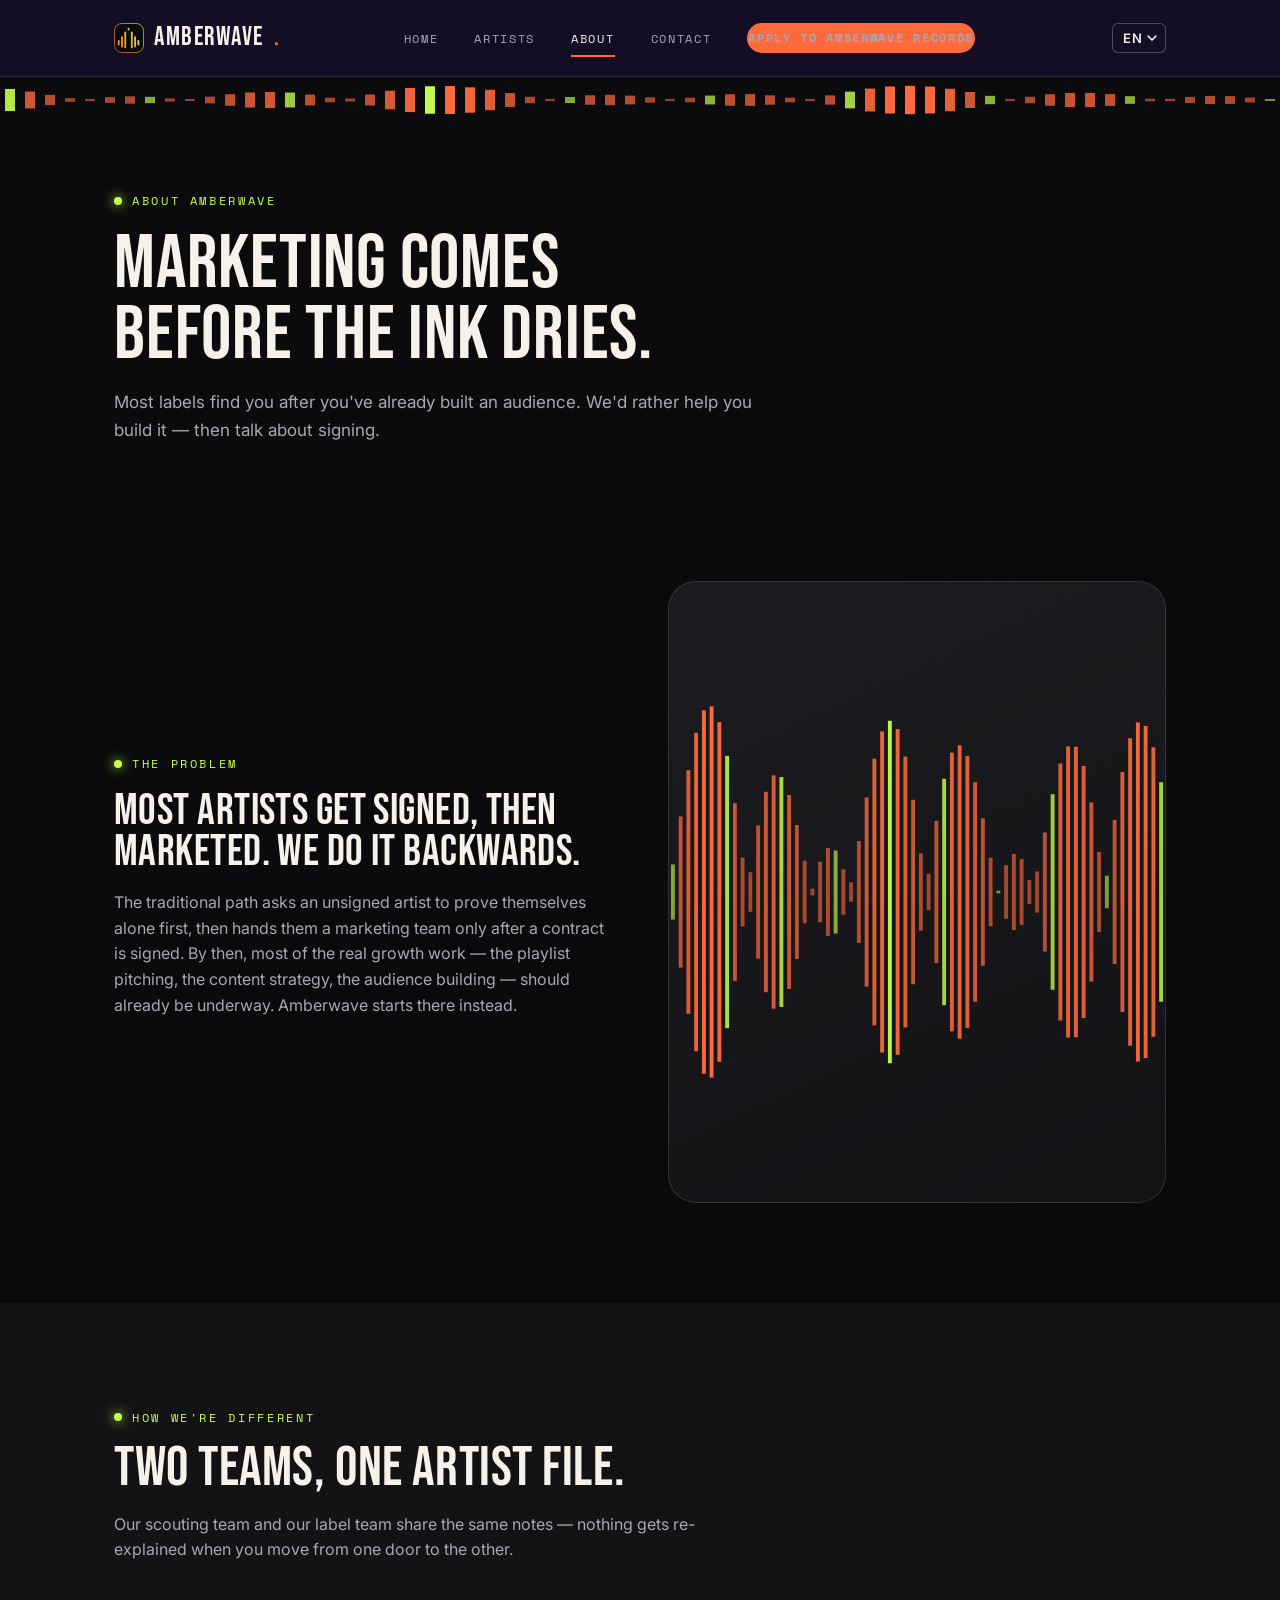
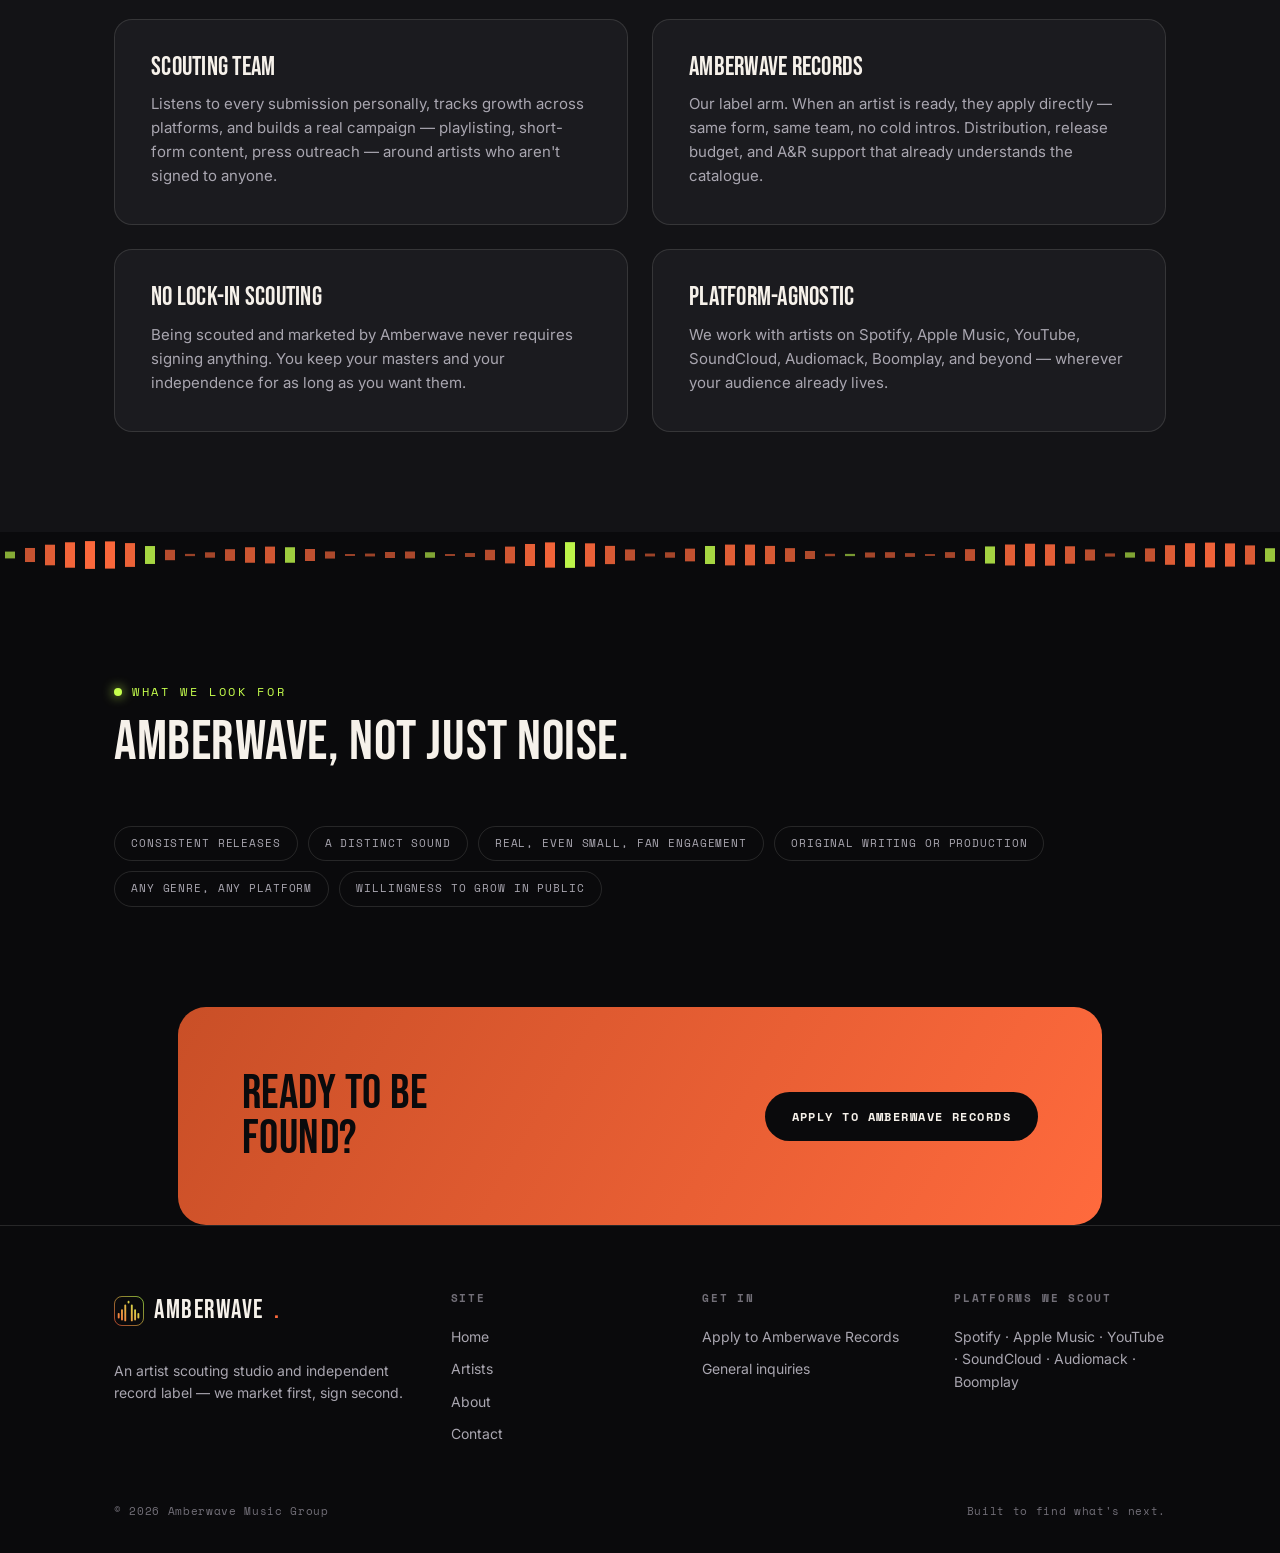
<file: about.html>
<!doctype html>
<html lang="en">
<head>
<meta charset="UTF-8" />
<meta name="viewport" content="width=device-width, initial-scale=1, viewport-fit=cover" />
<title>About — Amberwave</title>
<meta name="description" content="Amberwave is an artist scouting studio and independent record label that markets artists before they sign." />
<link rel="preconnect" href="https://fonts.googleapis.com" />
<link href="https://fonts.googleapis.com/css2?family=Bebas+Neue&family=Inter:wght@400;500;600;700&family=Space+Mono:wght@400;700&display=swap" rel="stylesheet" />
<link rel="stylesheet" href="css/style.css" />
</head>
<body>
<div class="grain"></div>

<nav class="site-nav">
  <div class="wrap">
    <a href="index.html" class="logo"><img src="images/logo-mark.svg" alt="" />AMBERWAVE<span>.</span></a>
    <ul class="nav-links">
      <li><a href="index.html" data-i18n="nav.home">Home</a></li>
      <li><a href="artists.html" data-i18n="nav.artists">Artists</a></li>
      <li><a href="about.html" class="active" data-i18n="nav.about">About</a></li>
      <li><a href="contact.html" data-i18n="nav.contact">Contact</a></li>
      <li><a href="apply.html" class="btn btn-primary" data-i18n="nav.apply">Apply to Amberwave Records</a></li>
    </ul>
    <button class="nav-toggle" aria-label="Menu"><span></span><span></span><span></span></button>
  </div>
</nav>

<canvas class="signal-line"></canvas>

<header class="page-hero">
  <div class="wrap" data-reveal>
    <span class="eyebrow" data-i18n="about.eyebrow">About Amberwave</span>
    <h1 data-i18n-html="about.h1_html">Marketing comes<br />before the ink dries.</h1>
    <p data-i18n="about.p">Most labels find you after you've already built an audience. We'd rather help you build it — then talk about signing.</p>
  </div>
</header>

<section class="section">
  <div class="wrap split">
    <div data-reveal>
      <span class="eyebrow" data-i18n="about.problemEyebrow">The problem</span>
      <h2 style="font-size:clamp(30px,4vw,44px);margin-top:14px;" data-i18n="about.problemH2">Most artists get signed, then marketed. We do it backwards.</h2>
      <p style="color:var(--mute);margin-top:18px;" data-i18n="about.problemP">The traditional path asks an unsigned artist to prove themselves alone first, then hands them a marketing team only after a contract is signed. By then, most of the real growth work — the playlist pitching, the content strategy, the audience building — should already be underway. Amberwave starts there instead.</p>
    </div>
    <div class="figure" data-reveal data-reveal-delay="1">
      <canvas class="signal-line" style="height:100%;"></canvas>
    </div>
  </div>
</section>

<section class="section alt">
  <div class="wrap">
    <div class="section-head" data-reveal>
      <span class="eyebrow" data-i18n="about.diffEyebrow">How we're different</span>
      <h2 data-i18n="about.diffH2">Two teams, one artist file.</h2>
      <p data-i18n="about.diffP">Our scouting team and our label team share the same notes — nothing gets re-explained when you move from one door to the other.</p>
    </div>
    <div class="card-grid">
      <div class="card" data-reveal>
        <h3 data-i18n="about.scoutTitle">Scouting team</h3>
        <p data-i18n="about.scoutDesc">Listens to every submission personally, tracks growth across platforms, and builds a real campaign — playlisting, short-form content, press outreach — around artists who aren't signed to anyone.</p>
      </div>
      <div class="card" data-reveal data-reveal-delay="1">
        <h3 data-i18n="about.recordsTitle">Amberwave Records</h3>
        <p data-i18n="about.recordsDesc">Our label arm. When an artist is ready, they apply directly — same form, same team, no cold intros. Distribution, release budget, and A&amp;R support that already understands the catalogue.</p>
      </div>
      <div class="card" data-reveal>
        <h3 data-i18n="about.lockTitle">No lock-in scouting</h3>
        <p data-i18n="about.lockDesc">Being scouted and marketed by Amberwave never requires signing anything. You keep your masters and your independence for as long as you want them.</p>
      </div>
      <div class="card" data-reveal data-reveal-delay="1">
        <h3 data-i18n="about.platformTitle">Platform-agnostic</h3>
        <p data-i18n="about.platformDesc">We work with artists on Spotify, Apple Music, YouTube, SoundCloud, Audiomack, Boomplay, and beyond — wherever your audience already lives.</p>
      </div>
    </div>
  </div>
</section>

<canvas class="signal-line"></canvas>

<section class="section">
  <div class="wrap">
    <div class="section-head" data-reveal>
      <span class="eyebrow" data-i18n="about.lookEyebrow">What we look for</span>
      <h2 data-i18n="about.lookH2">Amberwave, not just noise.</h2>
    </div>
    <div class="pill-list" data-reveal>
      <span class="pill" data-i18n="about.pill1">Consistent releases</span>
      <span class="pill" data-i18n="about.pill2">A distinct sound</span>
      <span class="pill" data-i18n="about.pill3">Real, even small, fan engagement</span>
      <span class="pill" data-i18n="about.pill4">Original writing or production</span>
      <span class="pill" data-i18n="about.pill5">Any genre, any platform</span>
      <span class="pill" data-i18n="about.pill6">Willingness to grow in public</span>
    </div>
  </div>
</section>

<div class="wrap">
  <div class="cta-band" data-reveal>
    <h2 data-i18n="about.ctaH2">Ready to be found?</h2>
    <a href="apply.html" class="btn btn-primary" style="background:var(--ink);color:var(--paper);" data-i18n="nav.apply">Apply to Amberwave Records</a>
  </div>
</div>

<footer>
  <div class="wrap">
    <div class="foot-grid">
      <div>
        <div class="logo" style="margin-bottom:14px;"><img src="images/logo-mark.svg" alt="" />AMBERWAVE<span>.</span></div>
        <p data-i18n="footer.tagline">An artist scouting studio and independent record label — we market first, sign second.</p>
      </div>
      <div>
        <h5 data-i18n="footer.site">Site</h5>
        <a href="index.html" data-i18n="nav.home">Home</a>
        <a href="artists.html" data-i18n="nav.artists">Artists</a>
        <a href="about.html" data-i18n="nav.about">About</a>
        <a href="contact.html" data-i18n="nav.contact">Contact</a>
      </div>
      <div>
        <h5 data-i18n="footer.getIn">Get In</h5>
        <a href="apply.html" data-i18n="nav.apply">Apply to Amberwave Records</a>
        <a href="contact.html" data-i18n="footer.generalInquiries">General inquiries</a>
      </div>
      <div>
        <h5 data-i18n="footer.platformsHeading">Platforms we scout</h5>
        <p>Spotify · Apple Music · YouTube · SoundCloud · Audiomack · Boomplay</p>
      </div>
    </div>
    <div class="foot-bottom">
      <span>© <span id="year"></span> Amberwave Music Group</span>
      <span data-i18n="footer.builtToFind">Built to find what's next.</span>
    </div>
  </div>
</footer>

<script src="js/i18n.js"></script>
<script src="js/main.js"></script>
<script>document.getElementById("year").textContent = new Date().getFullYear();</script>
</body>
</html>
</file>
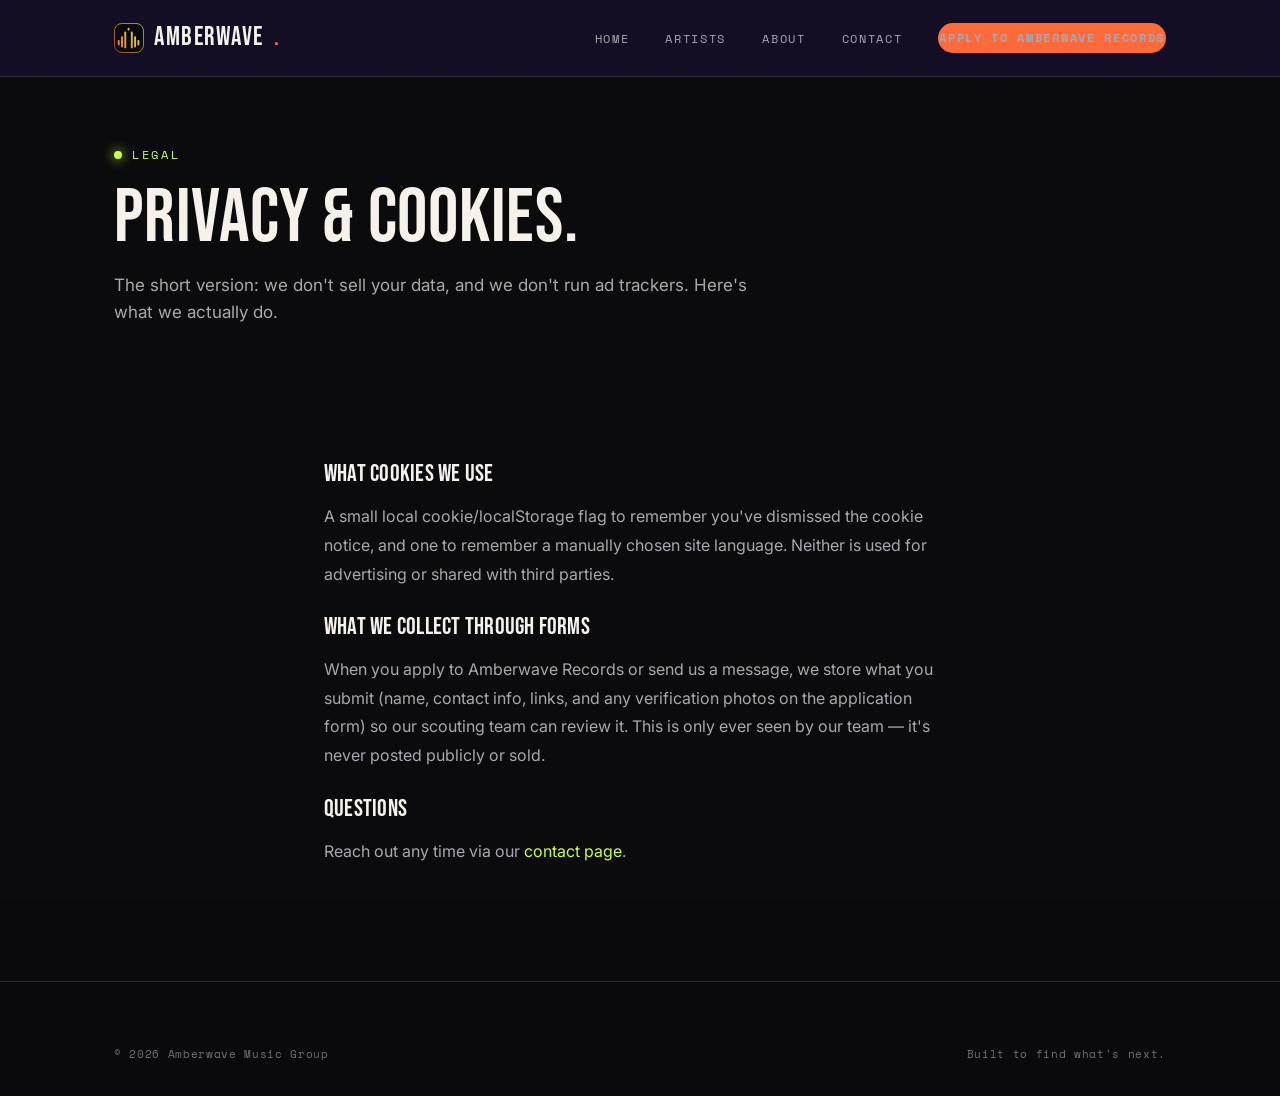
<file: privacy.html>
<!doctype html>
<html lang="en">
<head>
<meta charset="UTF-8" />
<meta name="viewport" content="width=device-width, initial-scale=1, viewport-fit=cover" />
<title>Privacy &amp; Cookies — Amberwave</title>
<meta name="description" content="How Amberwave uses cookies and handles your data." />
<link rel="preconnect" href="https://fonts.googleapis.com" />
<link href="https://fonts.googleapis.com/css2?family=Bebas+Neue&family=Inter:wght@400;500;600;700&family=Space+Mono:wght@400;700&display=swap" rel="stylesheet" />
<link rel="stylesheet" href="css/style.css" />
</head>
<body>
<div class="grain"></div>

<nav class="site-nav">
  <div class="wrap">
    <a href="index.html" class="logo"><img src="images/logo-mark.svg" alt="" />AMBERWAVE<span>.</span></a>
    <ul class="nav-links">
      <li><a href="index.html">Home</a></li>
      <li><a href="artists.html">Artists</a></li>
      <li><a href="about.html">About</a></li>
      <li><a href="contact.html">Contact</a></li>
      <li><a href="apply.html" class="btn btn-primary">Apply to Amberwave Records</a></li>
    </ul>
    <button class="nav-toggle" aria-label="Menu"><span></span><span></span><span></span></button>
  </div>
</nav>

<header class="page-hero">
  <div class="wrap" data-reveal>
    <span class="eyebrow">Legal</span>
    <h1>Privacy &amp; cookies.</h1>
    <p>The short version: we don't sell your data, and we don't run ad trackers. Here's what we actually do.</p>
  </div>
</header>

<section class="section">
  <div class="wrap" style="max-width:760px;color:var(--mute);line-height:1.8;">
    <h3 style="color:var(--paper);font-family:var(--display);font-size:24px;margin-bottom:10px;">What cookies we use</h3>
    <p style="margin-bottom:28px;">A small local cookie/localStorage flag to remember you've dismissed the cookie notice, and one to remember a manually chosen site language. Neither is used for advertising or shared with third parties.</p>

    <h3 style="color:var(--paper);font-family:var(--display);font-size:24px;margin-bottom:10px;">What we collect through forms</h3>
    <p style="margin-bottom:28px;">When you apply to Amberwave Records or send us a message, we store what you submit (name, contact info, links, and any verification photos on the application form) so our scouting team can review it. This is only ever seen by our team — it's never posted publicly or sold.</p>

    <h3 style="color:var(--paper);font-family:var(--display);font-size:24px;margin-bottom:10px;">Questions</h3>
    <p>Reach out any time via our <a href="contact.html" style="color:var(--signal);">contact page</a>.</p>
  </div>
</section>

<footer>
  <div class="wrap">
    <div class="foot-bottom">
      <span>© <span id="year"></span> Amberwave Music Group</span>
      <span>Built to find what's next.</span>
    </div>
  </div>
</footer>

<script src="js/main.js"></script>
<script>document.getElementById("year").textContent = new Date().getFullYear();</script>
</body>
</html>
</file>
<file: css/style.css>
/* =========================================================
   AMBERWAVE — Design System
   Palette: ink (deep indigo-plum) / ember (warm accent) / signal (acid accent)
   Type: Bebas Neue (display) / Inter (body) / Space Mono (utility)
   ========================================================= */

:root {
  --ink: #0a0a0c;
  --ink-2: #131316;
  --ink-3: #1b1b1f;
  --line: rgba(246, 241, 234, 0.12);
  --ember: #ff6a3d;
  --ember-dim: #c94f27;
  --signal: #c6ff4d;
  --paper: #f6f1ea;
  --mute: #a9a6b0;
  --mute-dim: #726f78;

  --display: "Bebas Neue", "Arial Narrow", sans-serif;
  --body: "Inter", -apple-system, BlinkMacSystemFont, "Segoe UI", sans-serif;
  --mono: "Space Mono", "Courier New", monospace;

  --radius-s: 10px;
  --radius-m: 18px;
  --radius-l: 28px;

  --container: 1180px;
  --gutter: clamp(20px, 5vw, 64px);
}

* { box-sizing: border-box; }
html { scroll-behavior: smooth; }

body {
  margin: 0;
  background: var(--ink);
  color: var(--paper);
  font-family: var(--body);
  font-size: 16px;
  line-height: 1.6;
  -webkit-font-smoothing: antialiased;
  overflow-x: hidden;
}

img, svg, canvas { display: block; max-width: 100%; }
a { color: inherit; text-decoration: none; }
ul { list-style: none; margin: 0; padding: 0; }
button { font-family: inherit; cursor: pointer; }

h1, h2, h3, h4 {
  font-family: var(--display);
  font-weight: 400;
  letter-spacing: 0.01em;
  line-height: 0.94;
  margin: 0;
  text-transform: uppercase;
}

.eyebrow {
  font-family: var(--mono);
  font-size: 12px;
  letter-spacing: 0.22em;
  text-transform: uppercase;
  color: var(--signal);
  display: inline-flex;
  align-items: center;
  gap: 10px;
}
.eyebrow::before {
  content: "";
  width: 8px;
  height: 8px;
  border-radius: 50%;
  background: var(--signal);
  box-shadow: 0 0 12px var(--signal);
}

.wrap {
  max-width: var(--container);
  margin: 0 auto;
  padding: 0 var(--gutter);
}

/* ---------- Background texture ---------- */
.grain {
  position: fixed;
  inset: 0;
  pointer-events: none;
  z-index: 2;
  opacity: 0.035;
  mix-blend-mode: overlay;
  background-image: url("data:image/svg+xml;utf8,<svg xmlns='http://www.w3.org/2000/svg' width='120' height='120'><filter id='n'><feTurbulence type='fractalNoise' baseFrequency='0.9' numOctaves='2' stitchTiles='stitch'/></filter><rect width='100%25' height='100%25' filter='url(%23n)'/></svg>");
}

.glow {
  position: absolute;
  border-radius: 50%;
  filter: blur(90px);
  pointer-events: none;
  z-index: 0;
}

/* ---------- Nav ---------- */
.site-nav {
  position: sticky;
  top: 0;
  z-index: 40;
  background: rgba(23, 15, 43, 0.82);
  backdrop-filter: blur(14px);
  border-bottom: 1px solid var(--line);
}
.site-nav .wrap {
  display: flex;
  align-items: center;
  justify-content: space-between;
  height: 76px;
}
.logo {
  font-family: var(--display);
  font-size: 26px;
  letter-spacing: 0.06em;
  display: inline-flex;
  align-items: center;
  gap: 10px;
}
.logo img { height: 30px; width: 30px; display: block; }
.logo span { color: var(--ember); }

.nav-links {
  display: flex;
  gap: 36px;
  align-items: center;
}
.nav-links a {
  font-family: var(--mono);
  font-size: 12px;
  letter-spacing: 0.14em;
  text-transform: uppercase;
  color: var(--mute);
  transition: color 0.2s ease;
  position: relative;
  padding: 4px 0;
}
.nav-links a:hover, .nav-links a.active { color: var(--paper); }
.nav-links a.active::after {
  content: "";
  position: absolute;
  left: 0; right: 0; bottom: -6px;
  height: 2px;
  background: var(--ember);
}

.btn {
  font-family: var(--mono);
  font-size: 12px;
  letter-spacing: 0.12em;
  text-transform: uppercase;
  padding: 14px 26px;
  border-radius: 999px;
  border: 1px solid transparent;
  display: inline-flex;
  align-items: center;
  gap: 10px;
  transition: transform 0.25s ease, box-shadow 0.25s ease, background 0.25s ease;
  white-space: nowrap;
}
.btn-primary {
  background: var(--ember);
  color: var(--ink);
  font-weight: 700;
}
.btn-primary:hover { transform: translateY(-2px); box-shadow: 0 10px 30px rgba(255, 106, 61, 0.35); }
.btn-ghost {
  border-color: var(--line);
  color: var(--paper);
}
.btn-ghost:hover { border-color: var(--signal); color: var(--signal); }
.btn-block { width: 100%; justify-content: center; padding: 16px 26px; font-size: 13px; }

.lang-switch {
  display: flex;
  align-items: center;
  margin-left: 14px;
}
.lang-switch select {
  appearance: none;
  -webkit-appearance: none;
  background: transparent;
  border: 1px solid rgba(255,255,255,0.25);
  color: inherit;
  font-family: var(--body, inherit);
  font-size: 13px;
  font-weight: 600;
  letter-spacing: 0.04em;
  padding: 6px 22px 6px 10px;
  border-radius: 6px;
  cursor: pointer;
  background-image: url("data:image/svg+xml,%3Csvg xmlns='http://www.w3.org/2000/svg' width='10' height='6' viewBox='0 0 10 6'%3E%3Cpath d='M1 1L5 5L9 1' stroke='%23ffffff' stroke-width='1.5' fill='none' stroke-linecap='round'/%3E%3C/svg%3E");
  background-repeat: no-repeat;
  background-position: right 8px center;
}
.lang-switch select:hover { border-color: rgba(255,255,255,0.5); }
.lang-switch select option { color: #111; }

.nav-toggle {
  display: none;
  flex-direction: column;
  gap: 5px;
  background: none;
  border: none;
  padding: 8px;
}
.nav-toggle span {
  width: 24px; height: 2px; background: var(--paper); border-radius: 2px;
  transition: transform .25s ease, opacity .25s ease;
}

/* ---------- Signal line (signature canvas divider) ---------- */
.signal-line {
  display: block;
  width: 100%;
  height: 46px;
}
.signal-line.tall { height: 120px; }

/* ---------- Hero ---------- */
.hero {
  position: relative;
  padding: 88px 0 40px;
  overflow: hidden;
}
.hero-grid {
  display: grid;
  grid-template-columns: 1.1fr 0.9fr;
  gap: 48px;
  align-items: center;
  position: relative;
  z-index: 1;
}
.hero h1 {
  font-size: clamp(52px, 7.2vw, 108px);
  margin-top: 18px;
}
.hero h1 .accent { color: var(--ember); }
.hero p.lede {
  color: var(--mute);
  font-size: 18px;
  max-width: 46ch;
  margin: 22px 0 34px;
}
.hero-actions { display: flex; gap: 16px; flex-wrap: wrap; }

.hero-visual {
  position: relative;
  aspect-ratio: 1/1;
  border-radius: var(--radius-l);
  background: linear-gradient(155deg, var(--ink-3), var(--ink-2));
  border: 1px solid var(--line);
  overflow: hidden;
  display: flex;
  align-items: center;
  justify-content: center;
}
.hero-visual canvas { width: 100%; height: 100%; }

/* ---------- Stats bar ---------- */
.stats-bar {
  border-top: 1px solid var(--line);
  border-bottom: 1px solid var(--line);
  background: var(--ink-2);
}
.stats-bar .wrap {
  display: grid;
  grid-template-columns: repeat(auto-fit, minmax(180px, 1fr));
  gap: 28px;
  padding-top: 44px;
  padding-bottom: 44px;
}
.stat { text-align: left; }
.stat .num {
  font-family: var(--display);
  font-size: clamp(34px, 4.4vw, 54px);
  color: var(--signal);
  line-height: 1;
}
.stat .label {
  font-family: var(--mono);
  font-size: 11px;
  letter-spacing: 0.14em;
  text-transform: uppercase;
  color: var(--mute);
  margin-top: 8px;
  display: block;
}
.stat[hidden] { display: none; }

/* ---------- Section shell ---------- */
.section { padding: 100px 0; position: relative; }
.section.alt { background: var(--ink-2); }
.section-head { max-width: 640px; margin-bottom: 56px; }
.section-head h2 { font-size: clamp(34px, 4.6vw, 56px); margin-top: 14px; }
.section-head p { color: var(--mute); margin-top: 16px; font-size: 16px; }

[data-reveal] {
  opacity: 0;
  transform: translateY(28px);
  transition: opacity 0.7s cubic-bezier(.2,.7,.3,1), transform 0.7s cubic-bezier(.2,.7,.3,1);
}
[data-reveal].in-view { opacity: 1; transform: translateY(0); }
[data-reveal-delay="1"] { transition-delay: .08s; }
[data-reveal-delay="2"] { transition-delay: .16s; }
[data-reveal-delay="3"] { transition-delay: .24s; }
[data-reveal-delay="4"] { transition-delay: .32s; }

/* ---------- Service / feature cards ---------- */
.card-grid {
  display: grid;
  grid-template-columns: repeat(2, 1fr);
  gap: 24px;
}
.card {
  background: var(--ink-3);
  border: 1px solid var(--line);
  border-radius: var(--radius-m);
  padding: 36px;
  transition: transform .3s ease, border-color .3s ease;
}
.card:hover { transform: translateY(-6px); border-color: var(--ember); }
.card .icon {
  width: 46px; height: 46px;
  margin-bottom: 22px;
}
.card h3 { font-size: 26px; margin-bottom: 12px; }
.card p { color: var(--mute); font-size: 15px; margin: 0; }

/* ---------- Process steps ---------- */
.process {
  display: grid;
  grid-template-columns: repeat(4, 1fr);
  gap: 0;
  position: relative;
}
.step {
  padding: 0 26px 0 0;
  border-left: 1px solid var(--line);
  padding-left: 26px;
}
.step:first-child { border-left: none; padding-left: 0; }
.step .n {
  font-family: var(--mono);
  color: var(--ember);
  font-size: 13px;
  letter-spacing: 0.1em;
}
.step h4 { font-size: 22px; margin: 14px 0 10px; text-transform: none; }
.step p { color: var(--mute); font-size: 14px; margin: 0; }

/* ---------- Testimonials ---------- */
.reel {
  display: flex;
  gap: 22px;
  overflow-x: auto;
  scroll-snap-type: x mandatory;
  padding-bottom: 12px;
  margin: 0 calc(var(--gutter) * -1);
  padding-left: var(--gutter);
  padding-right: var(--gutter);
  scrollbar-width: none;
}
.reel::-webkit-scrollbar { display: none; }
.sleeve {
  flex: 0 0 min(360px, 82vw);
  scroll-snap-align: start;
  background: linear-gradient(160deg, var(--ink-3), var(--ink));
  border: 1px solid var(--line);
  border-radius: var(--radius-m);
  padding: 32px;
  display: flex;
  flex-direction: column;
  justify-content: space-between;
  min-height: 240px;
}
.sleeve .quote { font-size: 17px; line-height: 1.55; }
.sleeve .who {
  margin-top: 24px;
  font-family: var(--mono);
  font-size: 12px;
  letter-spacing: 0.08em;
  color: var(--signal);
  text-transform: uppercase;
}
.sleeve .who span { display: block; color: var(--mute-dim); margin-top: 2px; text-transform: none; letter-spacing: 0; }

/* ---------- CTA band ---------- */
.cta-band {
  background: linear-gradient(120deg, var(--ember-dim), var(--ember));
  color: var(--ink);
  border-radius: var(--radius-l);
  padding: 64px var(--gutter);
  margin: 0 var(--gutter);
  display: flex;
  align-items: center;
  justify-content: space-between;
  gap: 32px;
  flex-wrap: wrap;
}
.cta-band h2 { color: var(--ink); font-size: clamp(30px, 4vw, 48px); max-width: 14ch; }
.cta-band .btn-ghost { border-color: rgba(23,15,43,0.35); color: var(--ink); }
.cta-band .btn-ghost:hover { border-color: var(--ink); color: var(--ink); }

/* ---------- Footer ---------- */
footer {
  border-top: 1px solid var(--line);
  padding: 64px 0 32px;
  background: var(--ink);
}
.foot-grid {
  display: grid;
  grid-template-columns: 1.4fr 1fr 1fr 1fr;
  gap: 40px;
  margin-bottom: 48px;
}
.foot-grid h5 {
  font-family: var(--mono);
  font-size: 11px;
  letter-spacing: 0.16em;
  text-transform: uppercase;
  color: var(--mute-dim);
  margin: 0 0 18px;
}
.foot-grid a, .foot-grid p { color: var(--mute); font-size: 14px; display: block; margin-bottom: 10px; }
.foot-grid a:hover { color: var(--signal); }
.foot-bottom {
  display: flex;
  justify-content: space-between;
  align-items: center;
  font-family: var(--mono);
  font-size: 11px;
  color: var(--mute-dim);
  letter-spacing: 0.06em;
  flex-wrap: wrap;
  gap: 12px;
}

/* ---------- Forms (apply / contact) ---------- */
.form-shell {
  max-width: 720px;
  margin: 0 auto;
  background: var(--ink-2);
  border: 1px solid var(--line);
  border-radius: var(--radius-l);
  padding: clamp(28px, 5vw, 56px);
}
.field { margin-bottom: 22px; }
.field label {
  display: block;
  font-family: var(--mono);
  font-size: 11px;
  letter-spacing: 0.12em;
  text-transform: uppercase;
  color: var(--mute);
  margin-bottom: 10px;
}
.field input, .field select, .field textarea {
  width: 100%;
  background: var(--ink);
  border: 1px solid var(--line);
  border-radius: var(--radius-s);
  padding: 15px 16px;
  color: var(--paper);
  font-family: var(--body);
  font-size: 15px;
  transition: border-color .2s ease;
}
.field input:focus, .field select:focus, .field textarea:focus {
  outline: none;
  border-color: var(--ember);
}
.field textarea { resize: vertical; min-height: 120px; }
.field-row { display: grid; grid-template-columns: 1fr 1fr; gap: 20px; }
.form-note { color: var(--mute-dim); font-size: 13px; margin-top: 18px; }

/* ---------- ID verification uploads ---------- */
.verify-block {
  border-top: 1px solid var(--line);
  margin-top: 8px;
  padding-top: 26px;
}
.verify-block .verify-head { margin-bottom: 18px; }
.verify-block .verify-head h4 {
  font-family: var(--body); text-transform: none; font-weight: 600; font-size: 17px;
}
.verify-block .verify-head p { color: var(--mute-dim); font-size: 13px; margin-top: 6px; }
.upload-row { display: grid; grid-template-columns: 1fr 1fr; gap: 20px; margin-bottom: 22px; }
.upload-box {
  position: relative;
  border: 1.5px dashed var(--line);
  border-radius: var(--radius-m);
  padding: 22px 16px;
  text-align: center;
  cursor: pointer;
  transition: border-color .2s ease, background .2s ease;
  background: var(--ink);
  min-height: 168px;
  display: flex;
  flex-direction: column;
  align-items: center;
  justify-content: center;
  overflow: hidden;
}
.upload-box:hover { border-color: var(--ember); }
.upload-box.has-file { border-style: solid; border-color: var(--signal); }
.upload-box input[type="file"] {
  position: absolute; inset: 0; opacity: 0; cursor: pointer; width: 100%; height: 100%;
}
.upload-box .up-icon { width: 30px; height: 30px; margin: 0 auto 10px; color: var(--mute); }
.upload-box .up-icon svg { width: 100%; height: 100%; display: block; }
.upload-box .up-label {
  font-family: var(--mono); font-size: 11px; letter-spacing: .08em; text-transform: uppercase; color: var(--mute);
}
.upload-box .up-hint { font-size: 12px; color: var(--mute-dim); margin-top: 6px; }
.upload-box .up-preview {
  position: absolute; inset: 0; width: 100%; height: 100%; object-fit: cover; display: none;
}
.upload-box.has-file .up-preview { display: block; }
.upload-box.has-file .up-icon,
.upload-box.has-file .up-label,
.upload-box.has-file .up-hint { display: none; }
.upload-box .up-check {
  position: absolute; top: 10px; right: 10px; width: 26px; height: 26px; border-radius: 50%;
  background: var(--signal); color: var(--ink); align-items: center; justify-content: center;
  display: none; z-index: 2;
}
.upload-box .up-check svg { width: 14px; height: 14px; }
.upload-box.has-file .up-check { display: flex; }
.upload-progress { font-family: var(--mono); font-size: 12px; color: var(--mute); margin-top: 4px; display: none; }
.upload-progress.show { display: block; }
.consent-row { display: flex; gap: 10px; align-items: flex-start; font-size: 13px; color: var(--mute); margin-top: 4px; }
.consent-row input { margin-top: 3px; }
.form-msg {
  display: none;
  padding: 16px 18px;
  border-radius: var(--radius-s);
  font-size: 14px;
  margin-bottom: 22px;
}
.form-msg.show { display: block; }
.form-msg.ok { background: rgba(198,255,77,0.12); color: var(--signal); border: 1px solid rgba(198,255,77,0.3); }
.form-msg.err { background: rgba(255,106,61,0.12); color: var(--ember); border: 1px solid rgba(255,106,61,0.3); }
.success-state { text-align: center; padding: 40px 10px; }
.success-state .mark {
  width: 64px; height: 64px; border-radius: 50%;
  background: var(--signal); color: var(--ink);
  display: flex; align-items: center; justify-content: center;
  margin: 0 auto 22px;
}
.success-state .mark svg { width: 28px; height: 28px; }

/* ---------- Page hero (inner pages) ---------- */
.page-hero { padding: 64px 0 20px; position: relative; }
.page-hero h1 { font-size: clamp(44px, 6vw, 76px); margin-top: 16px; }
.page-hero p { color: var(--mute); max-width: 60ch; margin-top: 18px; font-size: 17px; }

.split {
  display: grid;
  grid-template-columns: 1fr 1fr;
  gap: 56px;
  align-items: center;
}
.split .figure {
  aspect-ratio: 4/5;
  border-radius: var(--radius-l);
  border: 1px solid var(--line);
  background: linear-gradient(155deg, var(--ink-3), var(--ink-2));
  position: relative;
  overflow: hidden;
}

.pill-list { display: flex; flex-wrap: wrap; gap: 10px; margin-top: 22px; }
.pill {
  font-family: var(--mono);
  font-size: 11px;
  letter-spacing: 0.08em;
  text-transform: uppercase;
  padding: 8px 16px;
  border-radius: 999px;
  border: 1px solid var(--line);
  color: var(--mute);
}

/* ---------- Responsive ---------- */
@media (max-width: 980px) {
  .hero-grid { grid-template-columns: 1fr; }
  .hero-visual { aspect-ratio: 16/10; order: -1; }
  .card-grid { grid-template-columns: 1fr; }
  .process { grid-template-columns: 1fr 1fr; row-gap: 32px; }
  .step:nth-child(3) { border-left: none; padding-left: 0; }
  .foot-grid { grid-template-columns: 1fr 1fr; }
  .split { grid-template-columns: 1fr; }
  .split .figure { order: -1; }
}

@media (max-width: 760px) {
  .nav-links { position: fixed; top: 76px; left: 0; right: 0; bottom: 0;
    background: var(--ink); flex-direction: column; justify-content: flex-start;
    padding: 40px var(--gutter); gap: 26px; transform: translateX(100%);
    transition: transform .3s ease; z-index: 39; }
  .nav-links.open { transform: translateX(0); }
  .nav-links a { font-size: 15px; }
  .nav-toggle { display: flex; }
  .nav-toggle.open span:nth-child(1) { transform: translateY(7px) rotate(45deg); }
  .nav-toggle.open span:nth-child(2) { opacity: 0; }
  .nav-toggle.open span:nth-child(3) { transform: translateY(-7px) rotate(-45deg); }
  .cta-band { flex-direction: column; text-align: center; margin: 0 20px; padding: 48px 24px; }
  .field-row { grid-template-columns: 1fr; }
  .process { grid-template-columns: 1fr; }
  .step { border-left: none; padding-left: 0; border-top: 1px solid var(--line); padding-top: 20px; }
  .step:first-child { border-top: none; padding-top: 0; }
  .foot-grid { grid-template-columns: 1fr 1fr; gap: 28px; }
  .foot-bottom { flex-direction: column; align-items: flex-start; }
}

@media (max-width: 420px) {
  .foot-grid { grid-template-columns: 1fr; }
  .hero { padding-top: 56px; }
  .btn { padding: 13px 20px; }
}

@media (prefers-reduced-motion: reduce) {
  * { animation-duration: 0.01ms !important; animation-iteration-count: 1 !important; transition-duration: 0.01ms !important; scroll-behavior: auto !important; }
}

/* =========================================================
   ARTISTS ROSTER GRID
   ========================================================= */
.artist-grid {
  display: grid;
  grid-template-columns: repeat(auto-fill, minmax(210px, 1fr));
  gap: 18px;
}
.artist-card {
  position: relative;
  display: block;
  aspect-ratio: 3 / 4;
  border-radius: var(--radius-m);
  overflow: hidden;
  background: var(--ink-2);
  border: 1px solid var(--line);
  text-decoration: none;
}
.artist-card img {
  width: 100%;
  height: 100%;
  object-fit: cover;
  display: block;
  transition: transform .5s ease;
}
.artist-card:hover img { transform: scale(1.05); }
.artist-card .artist-name {
  position: absolute;
  top: 0; left: 0; right: 0;
  padding: 18px;
  font-family: var(--display);
  font-size: 22px;
  letter-spacing: 0.03em;
  color: var(--paper);
  background: linear-gradient(180deg, rgba(10,10,12,0.85) 0%, rgba(10,10,12,0) 100%);
}
.artist-grid-empty { color: var(--mute); padding: 40px 0; }

/* =========================================================
   ARTIST SMART LINK PAGE
   ========================================================= */
.smartlink-page {
  min-height: 100vh;
  background: var(--ink);
  display: flex;
  flex-direction: column;
  align-items: center;
  padding: 32px 20px 60px;
}
.smartlink-brand {
  display: flex;
  align-items: center;
  gap: 10px;
  margin-bottom: 28px;
}
.smartlink-brand img { height: 26px; width: 26px; }
.smartlink-brand span {
  font-family: var(--display);
  font-size: 20px;
  letter-spacing: 0.06em;
  color: var(--paper);
}
.smartlink-brand span b { color: var(--ember); font-weight: inherit; }
.smartlink-cover {
  width: min(280px, 70vw);
  aspect-ratio: 1 / 1;
  border-radius: var(--radius-m);
  overflow: hidden;
  box-shadow: 0 20px 60px rgba(0,0,0,0.5);
  margin-bottom: 22px;
}
.smartlink-cover img { width: 100%; height: 100%; object-fit: cover; display: block; }
.smartlink-title {
  font-family: var(--display);
  font-size: 30px;
  letter-spacing: 0.02em;
  color: var(--paper);
  text-align: center;
  margin: 0 0 6px;
}
.smartlink-sub {
  color: var(--mute);
  margin-bottom: 30px;
  text-align: center;
}
.smartlink-list {
  width: 100%;
  max-width: 460px;
  background: var(--ink-2);
  border: 1px solid var(--line);
  border-radius: var(--radius-m);
  overflow: hidden;
}
.smartlink-row {
  display: flex;
  align-items: center;
  gap: 14px;
  padding: 16px 18px;
  border-bottom: 1px solid var(--line);
}
.smartlink-row:last-child { border-bottom: none; }
.smartlink-row .sl-icon {
  width: 40px; height: 40px;
  border-radius: 10px;
  display: flex; align-items: center; justify-content: center;
  flex-shrink: 0;
}
.smartlink-row .sl-name {
  flex: 1;
  font-weight: 600;
  color: var(--paper);
}
.smartlink-row .sl-btn {
  padding: 9px 20px;
  border-radius: 8px;
  background: var(--paper);
  color: var(--ink);
  font-weight: 700;
  font-size: 14px;
  text-decoration: none;
  white-space: nowrap;
}
.smartlink-row .sl-btn:hover { background: var(--signal); }
.smartlink-empty { color: var(--mute); text-align: center; max-width: 420px; }
.smartlink-back {
  margin-top: 30px;
  color: var(--mute);
  font-size: 14px;
  text-decoration: none;
}
.smartlink-back:hover { color: var(--paper); }

/* =========================================================
   CONTACT INFO BLOCK (admin-editable, Mavin-style)
   ========================================================= */
.contact-info-block {
  display: flex;
  flex-wrap: wrap;
  gap: 28px;
  margin-bottom: 34px;
  padding: 22px 24px;
  background: var(--ink-2);
  border: 1px solid var(--line);
  border-radius: var(--radius-m);
}
.contact-info-item { min-width: 160px; }
.contact-info-item h5 {
  font-family: var(--mono);
  font-size: 12px;
  letter-spacing: 0.08em;
  text-transform: uppercase;
  color: var(--mute-dim);
  margin: 0 0 6px;
}
.contact-info-item a, .contact-info-item p {
  color: var(--paper);
  margin: 0;
  text-decoration: none;
}
.contact-info-item a:hover { color: var(--signal); }

/* =========================================================
   HERO BRAND MARK — shrinks into the corner on scroll
   ========================================================= */
.hero-brand {
  display: flex;
  flex-direction: column;
  align-items: center;
  gap: 18px;
  transition: transform .5s cubic-bezier(.2,.8,.2,1), opacity .3s ease;
  transform-origin: top left;
}
.hero-brand img { width: 140px; height: 140px; }
.hero-brand span {
  font-family: var(--display);
  font-size: 40px;
  letter-spacing: 0.05em;
  color: var(--paper);
}
.hero-brand span b { color: var(--ember); font-weight: inherit; }

body.brand-shrunk .hero-brand {
  position: fixed;
  top: 22px;
  left: 24px;
  z-index: 200;
  transform: scale(0.24);
  transform-origin: top left;
  pointer-events: none;
}
body.brand-shrunk .site-nav .logo { opacity: 0; }
.site-nav .logo { transition: opacity .3s ease; }

/* =========================================================
   HOMEPAGE ARTIST GRID — mixed masonry, admin-controlled, no borders
   ========================================================= */
.home-artist-grid {
  display: grid;
  grid-template-columns: repeat(2, 1fr);
  gap: 18px;
}
.home-artist-card {
  position: relative;
  display: block;
  aspect-ratio: 4 / 5;
  border-radius: var(--radius-m);
  overflow: hidden;
  text-decoration: none;
}
.home-artist-card.is-large { grid-column: span 2; aspect-ratio: 16 / 9; }
.home-artist-card img {
  width: 100%; height: 100%; object-fit: cover; display: block;
  transition: transform .5s ease;
}
.home-artist-card:hover img { transform: scale(1.04); }
.home-artist-card .han {
  position: absolute; left: 0; right: 0; bottom: 0; padding: 16px;
  font-family: var(--display); font-size: 20px; letter-spacing: .03em; color: var(--paper);
  background: linear-gradient(0deg, rgba(10,10,12,0.9) 0%, rgba(10,10,12,0) 65%);
}
@media (max-width: 640px) {
  .home-artist-grid { grid-template-columns: 1fr; }
  .home-artist-card.is-large { grid-column: span 1; }
}

/* =========================================================
   FLOATING APPLY BUTTON
   ========================================================= */
.float-apply {
  position: fixed;
  right: 18px;
  bottom: 18px;
  z-index: 150;
  background: var(--ember);
  color: var(--ink);
  font-family: var(--mono);
  font-weight: 700;
  font-size: 13px;
  letter-spacing: 0.04em;
  text-transform: uppercase;
  text-decoration: none;
  padding: 14px 22px;
  border-radius: 999px;
  box-shadow: 0 10px 30px rgba(255,106,61,0.35);
  opacity: 0;
  transform: translateY(16px);
  pointer-events: none;
  transition: opacity .3s ease, transform .3s ease;
}
.float-apply.show { opacity: 1; transform: translateY(0); pointer-events: auto; }
.float-apply:hover { background: var(--signal); }

/* =========================================================
   COOKIE CONSENT — small corner banner, not a takeover
   ========================================================= */
.cookie-banner {
  position: fixed;
  left: 18px;
  bottom: 18px;
  z-index: 160;
  max-width: 320px;
  background: var(--ink-2);
  border: 1px solid var(--line);
  border-radius: var(--radius-m);
  padding: 16px 18px;
  box-shadow: 0 10px 30px rgba(0,0,0,0.4);
}
.cookie-banner p { margin: 0; font-size: 13px; color: var(--mute); line-height: 1.5; }
.cookie-banner a { color: var(--signal); text-decoration: underline; }
.cookie-banner-more { margin-top: 10px; }
.cookie-banner-actions { margin-top: 12px; }
.cookie-banner-actions .btn { padding: 8px 18px; font-size: 12px; }
@media (max-width: 640px) {
  .cookie-banner, .float-apply { left: 12px; right: 12px; bottom: 12px; max-width: none; width: auto; }
  .float-apply { left: auto; }
}
</file>
